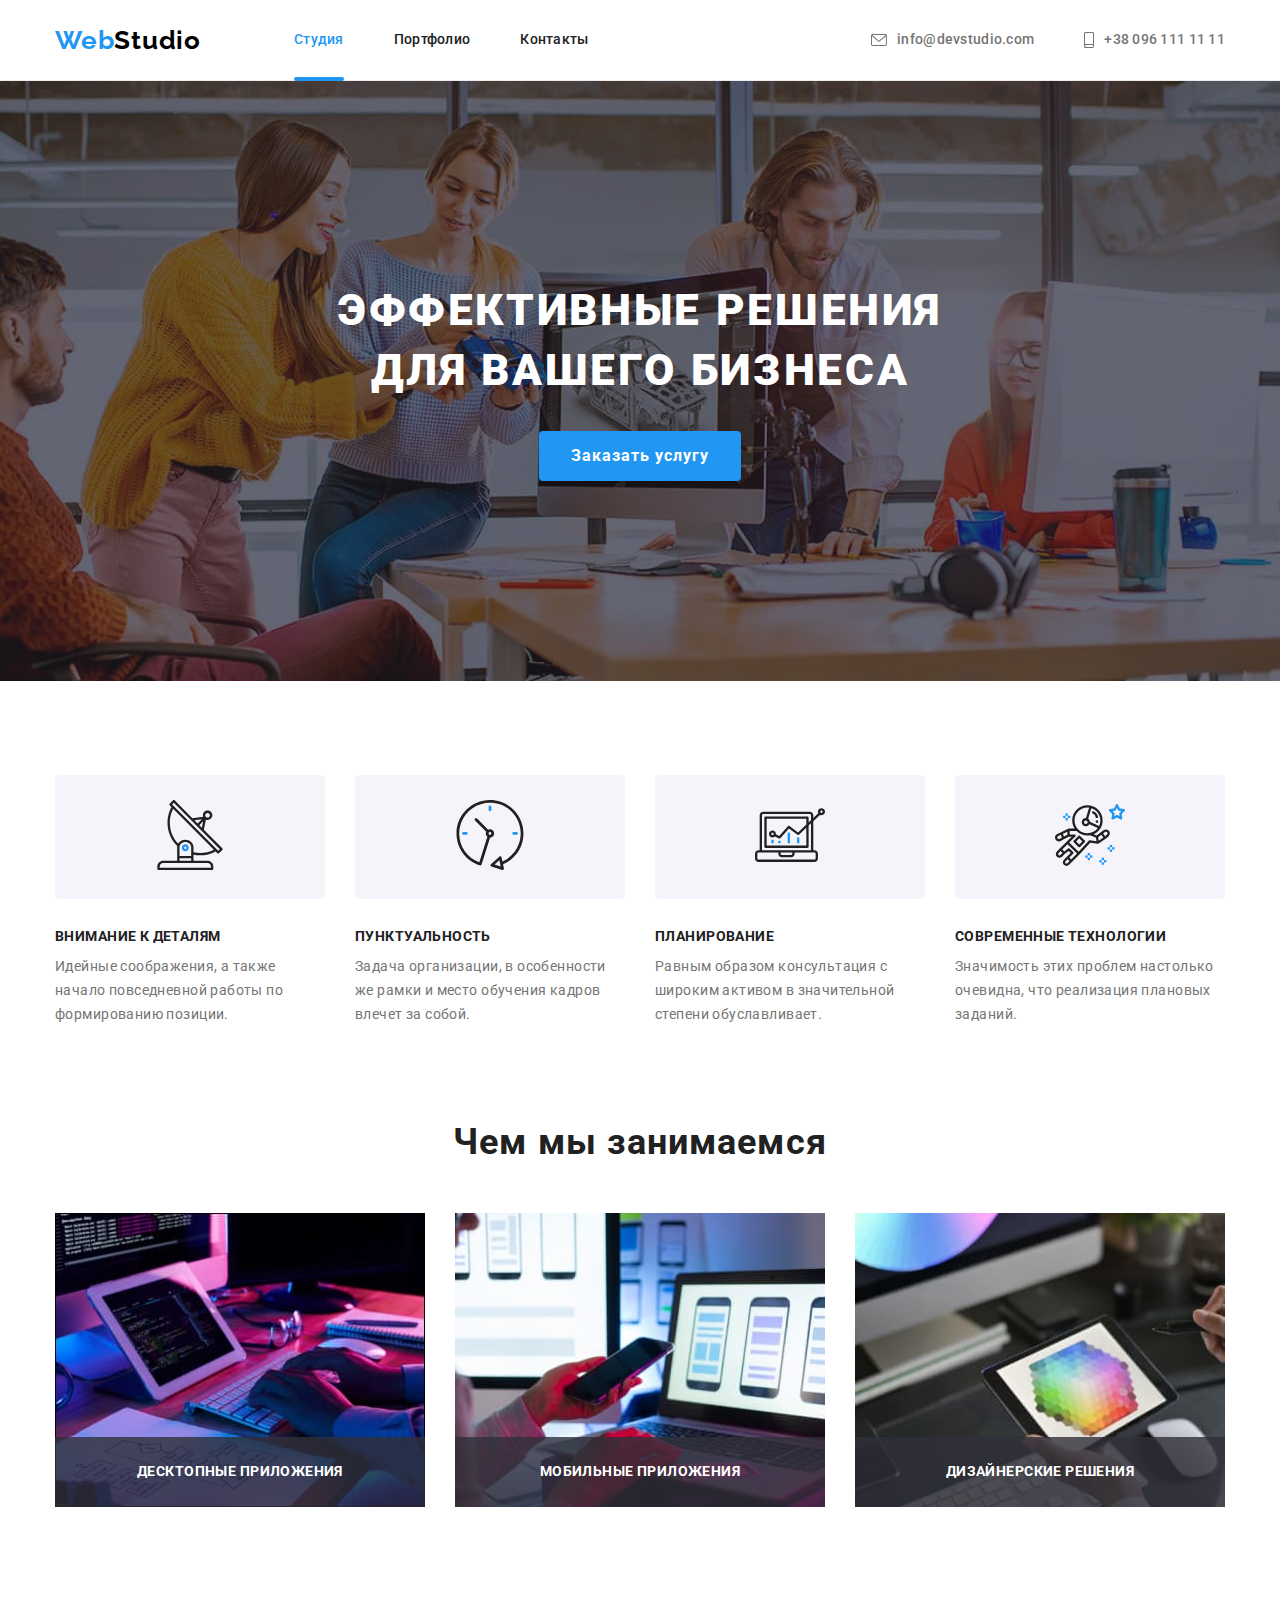
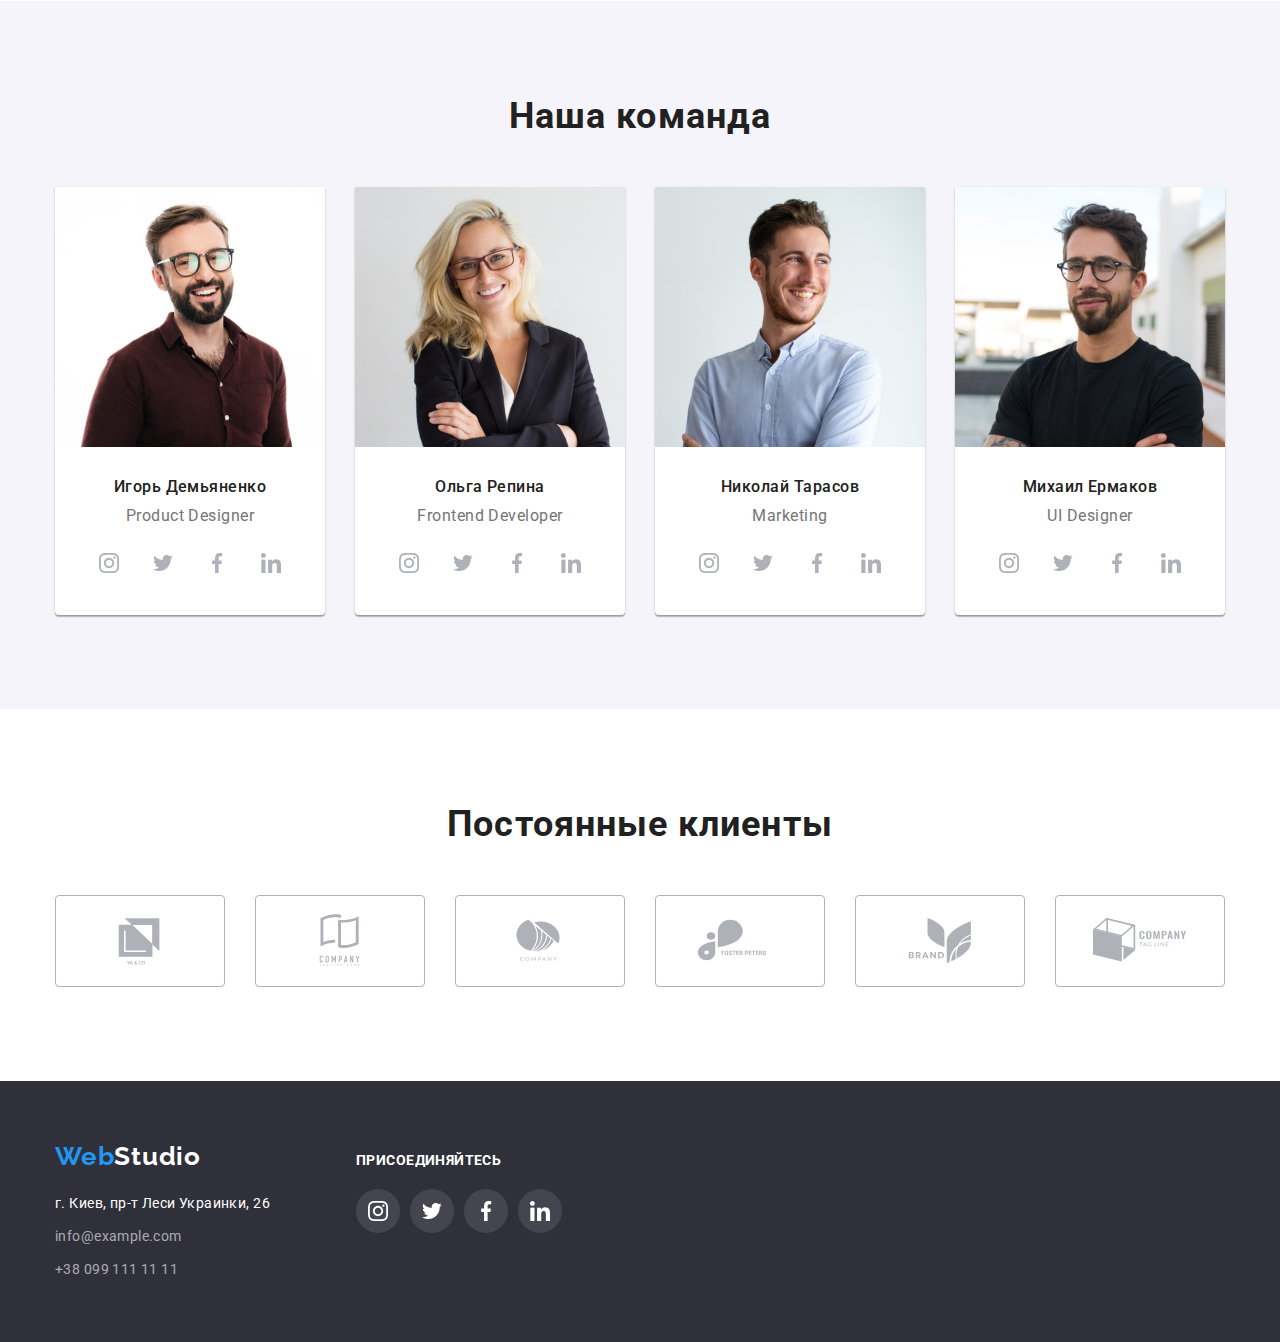
<file: index.html>
<!DOCTYPE html>
<html lang="ru">
  <head>
    <meta charset="UTF-8" />
    <meta http-equiv="X-UA-Compatible" content="IE=edge" />
    <meta name="viewport" content="width=device-width, initial-scale=1.0" />
    <title>WebStudio</title>
    <link rel="preconnect" href="https://fonts.googleapis.com" />
    <link rel="preconnect" href="https://fonts.gstatic.com" crossorigin />
    <link
      href="https://fonts.googleapis.com/css2?family=Raleway:wght@700&family=Roboto:wght@400;500;700;900&display=swap"
      rel="stylesheet"
    />
    <link
      rel="stylesheet"
      href="https://cdnjs.cloudflare.com/ajax/libs/modern-normalize/1.1.0/modern-normalize.min.css"
    />
    <link rel="stylesheet" href="./css/styles.css" />
  </head>

  <body>
    <header class="header">
      <div class="container header-container">
        <a href="./index.html" class="logo link" lang="en"
          >Web<span class="logo-header" lang="en">Studio</span></a
        >
        <nav class="header-navigation">
          <ul class="header-list list">
            <li class="header-item">
              <a href="./index.html" class="header-link link current">Студия</a>
            </li>
            <li class="header-item">
              <a href="./portfolio.html" class="header-link link">Портфолио</a>
            </li>
            <li class="header-item">
              <a href="" class="header-link link">Контакты</a>
            </li>
          </ul>
        </nav>
        <ul class="header-connect list">
          <li class="header-connect-item">
            <a
              href="mailto:info@devstudio.com"
              class="header-connect-link link"
            >
              <svg class="header-envelope">
                <use href="./images/icons.svg#icon-envelope"></use>
              </svg>
              info@devstudio.com</a
            >
          </li>
          <li class="header-connect-item">
            <a href="tel:+380961111111" class="header-connect-link link">
              <svg class="header-smartphone">
                <use href="./images/icons.svg#icon-smartphone"></use>
              </svg>
              +38 096 111 11 11</a
            >
          </li>
        </ul>
      </div>
    </header>

    <main>
      <section class="hero">
        <div class="container">
          <h1 class="hero-title">Эффективные решения для вашего бизнеса</h1>
          <button type="button" class="hero-btn" data-modal-open>
            Заказать услугу
          </button>
        </div>
      </section>

      <section class="section">
        <div class="container">
          <h2 class="section-title visually-hidden">Особенности</h2>
          <ul class="feature-list list">
            <li class="feature-item">
              <div class="feature-item-icon">
                <svg class="feature-icon">
                  <use href="./images/icons.svg#icon-antenna"></use>
                </svg>
              </div>
              <h3 class="feature-title">Внимание к деталям</h3>
              <p class="feature-description">
                Идейные соображения, а также начало повседневной работы по
                формированию позиции.
              </p>
            </li>
            <li class="feature-item">
              <div class="feature-item-icon">
                <svg class="feature-icon">
                  <use href="./images/icons.svg#icon-clock"></use>
                </svg>
              </div>
              <h3 class="feature-title">Пунктуальность</h3>
              <p class="feature-description">
                Задача организации, в особенности же рамки и место обучения
                кадров влечет за собой.
              </p>
            </li>
            <li class="feature-item">
              <div class="feature-item-icon">
                <svg class="feature-icon">
                  <use href="./images/icons.svg#icon-diagram"></use>
                </svg>
              </div>
              <h3 class="feature-title">Планирование</h3>
              <p class="feature-description">
                Равным образом консультация с широким активом в значительной
                степени обуславливает.
              </p>
            </li>
            <li class="feature-item">
              <div class="feature-item-icon">
                <svg class="feature-icon">
                  <use href="./images/icons.svg#icon-astronaut"></use>
                </svg>
              </div>
              <h3 class="feature-title">Современные технологии</h3>
              <p class="feature-description">
                Значимость этих проблем настолько очевидна, что реализация
                плановых заданий.
              </p>
            </li>
          </ul>
        </div>
      </section>

      <section class="section work">
        <div class="container">
          <h2 class="section-title">Чем мы занимаемся</h2>
          <ul class="work-list list">
            <li class="work-item">
              <img src="./images/box-1.jpg" alt="Написание кода" width="370" />
              <div class="work-wrapper">
                <h3 class="work-title">Десктопные приложения</h3>
              </div>
            </li>
            <li class="work-item">
              <img
                src="./images/box-2.jpg"
                alt="Дизайн мобильной версии сайта"
                width="370"
              />
              <div class="work-wrapper">
                <h3 class="work-title">Мобильные приложения</h3>
              </div>
            </li>
            <li class="work-item">
              <img src="./images/box-3.jpg" alt="Палитра цветов" width="370" />
              <div class="work-wrapper">
                <h3 class="work-title">Дизайнерские решения</h3>
              </div>
            </li>
          </ul>
        </div>
      </section>

      <section class="section team">
        <div class="container">
          <h2 class="section-title">Наша команда</h2>
          <ul class="team-list list">
            <li class="team-item">
              <div class="team-card">
                <img
                  src="./images/profile-1.jpg"
                  alt="Игорь Демьяненко"
                  width="270"
                />
                <div class="team-card-text">
                  <h3 class="team-title">Игорь Демьяненко</h3>
                  <p class="team-description" lang="en">Product Designer</p>
                  <ul class="team-social list">
                    <li class="team-social-item">
                      <a href="" class="team-social-link link">
                        <svg class="team-social-icon">
                          <use href="./images/icons.svg#icon-instagram"></use>
                        </svg>
                      </a>
                    </li>
                    <li class="team-social-item">
                      <a href="" class="team-social-link link">
                        <svg class="team-social-icon">
                          <use href="./images/icons.svg#icon-twitter"></use>
                        </svg>
                      </a>
                    </li>
                    <li class="team-social-item">
                      <a href="" class="team-social-link link">
                        <svg class="team-social-icon">
                          <use href="./images/icons.svg#icon-facebook"></use>
                        </svg>
                      </a>
                    </li>
                    <li class="team-social-item">
                      <a href="" class="team-social-link link">
                        <svg class="team-social-icon">
                          <use href="./images/icons.svg#icon-linkedin"></use>
                        </svg>
                      </a>
                    </li>
                  </ul>
                </div>
              </div>
            </li>
            <li class="team-item">
              <div class="team-card">
                <img
                  src="./images/profile-2.jpg"
                  class="image"
                  alt="Ольга Репина"
                  width="270"
                />
                <div class="team-card-text">
                  <h3 class="team-title">Ольга Репина</h3>
                  <p class="team-description" lang="en">Frontend Developer</p>
                  <ul class="team-social list">
                    <li class="team-social-item">
                      <a href="" class="team-social-link link">
                        <svg class="team-social-icon">
                          <use href="./images/icons.svg#icon-instagram"></use>
                        </svg>
                      </a>
                    </li>
                    <li class="team-social-item">
                      <a href="" class="team-social-link link">
                        <svg class="team-social-icon">
                          <use href="./images/icons.svg#icon-twitter"></use>
                        </svg>
                      </a>
                    </li>
                    <li class="team-social-item">
                      <a href="" class="team-social-link link">
                        <svg class="team-social-icon">
                          <use href="./images/icons.svg#icon-facebook"></use>
                        </svg>
                      </a>
                    </li>
                    <li class="team-social-item">
                      <a href="" class="team-social-link link">
                        <svg class="team-social-icon">
                          <use href="./images/icons.svg#icon-linkedin"></use>
                        </svg>
                      </a>
                    </li>
                  </ul>
                </div>
              </div>
            </li>
            <li class="team-item">
              <div class="team-card">
                <img
                  src="./images/profile-3.jpg"
                  class="image"
                  alt="Николай Тарасов"
                  width="270"
                />
                <div class="team-card-text">
                  <h3 class="team-title">Николай Тарасов</h3>
                  <p class="team-description" lang="en">Marketing</p>
                  <ul class="team-social list">
                    <li class="team-social-item">
                      <a href="" class="team-social-link link">
                        <svg class="team-social-icon">
                          <use href="./images/icons.svg#icon-instagram"></use>
                        </svg>
                      </a>
                    </li>
                    <li class="team-social-item">
                      <a href="" class="team-social-link link">
                        <svg class="team-social-icon">
                          <use href="./images/icons.svg#icon-twitter"></use>
                        </svg>
                      </a>
                    </li>
                    <li class="team-social-item">
                      <a href="" class="team-social-link link">
                        <svg class="team-social-icon">
                          <use href="./images/icons.svg#icon-facebook"></use>
                        </svg>
                      </a>
                    </li>
                    <li class="team-social-item">
                      <a href="" class="team-social-link link">
                        <svg class="team-social-icon">
                          <use href="./images/icons.svg#icon-linkedin"></use>
                        </svg>
                      </a>
                    </li>
                  </ul>
                </div>
              </div>
            </li>
            <li class="team-item">
              <div class="team-card">
                <img
                  src="./images/profile-4.jpg"
                  class="image"
                  alt="Михаил Ермаков"
                  width="270"
                />
                <div class="team-card-text">
                  <h3 class="team-title">Михаил Ермаков</h3>
                  <p class="team-description" lang="en">UI Designer</p>
                  <ul class="team-social list">
                    <li class="team-social-item">
                      <a href="" class="team-social-link link">
                        <svg class="team-social-icon">
                          <use href="./images/icons.svg#icon-instagram"></use>
                        </svg>
                      </a>
                    </li>
                    <li class="team-social-item">
                      <a href="" class="team-social-link link">
                        <svg class="team-social-icon">
                          <use href="./images/icons.svg#icon-twitter"></use>
                        </svg>
                      </a>
                    </li>
                    <li class="team-social-item">
                      <a href="" class="team-social-link link">
                        <svg class="team-social-icon">
                          <use href="./images/icons.svg#icon-facebook"></use>
                        </svg>
                      </a>
                    </li>
                    <li class="team-social-item">
                      <a href="" class="team-social-link link">
                        <svg class="team-social-icon">
                          <use href="./images/icons.svg#icon-linkedin"></use>
                        </svg>
                      </a>
                    </li>
                  </ul>
                </div>
              </div>
            </li>
          </ul>
        </div>
      </section>

      <section class="section clients">
        <div class="container">
          <h2 class="section-title">Постоянные клиенты</h2>
          <ul class="clients-list list">
            <li class="clients-item">
              <a href="" class="clients-link link">
                <svg class="clients-icon">
                  <use href="./images/icons.svg#icon-company-1"></use>
                </svg>
              </a>
            </li>
            <li class="clients-item">
              <a href="" class="clients-link link">
                <svg class="clients-icon">
                  <use href="./images/icons.svg#icon-company-2"></use>
                </svg>
              </a>
            </li>
            <li class="clients-item">
              <a href="" class="clients-link link">
                <svg class="clients-icon">
                  <use href="./images/icons.svg#icon-company-3"></use>
                </svg>
              </a>
            </li>
            <li class="clients-item">
              <a href="" class="clients-link link">
                <svg class="clients-icon">
                  <use href="./images/icons.svg#icon-company-4"></use>
                </svg>
              </a>
            </li>
            <li class="clients-item">
              <a href="" class="clients-link link">
                <svg class="clients-icon">
                  <use href="./images/icons.svg#icon-company-5"></use>
                </svg>
              </a>
            </li>
            <li class="clients-item">
              <a href="" class="clients-link link">
                <svg class="clients-icon">
                  <use href="./images/icons.svg#icon-company-6"></use>
                </svg>
              </a>
            </li>
          </ul>
        </div>
      </section>
    </main>

    <footer class="footer">
      <div class="container">
        <div class="footer-nav">
          <a href="./index.html" class="logo link" lang="en"
            >Web<span class="logo-footer" lang="en">Studio</span></a
          >
          <address class="footer-contact">
            <ul class="address-list list">
              <li class="address-item">
                <a
                  href="https://goo.gl/maps/1GZU7aaaTQPB9hGB9"
                  class="maps-link link"
                  target="_blank"
                  rel="noreferrer noopener"
                  >г. Киев, пр-т Леси Украинки, 26</a
                >
              </li>
              <li class="address-item">
                <a href="mailto:info@example.com" class="address-link link"
                  >info@example.com</a
                >
              </li>
              <li class="address-item">
                <a href="tel:+380991111111" class="address-link link"
                  >+38 099 111 11 11</a
                >
              </li>
            </ul>
          </address>
        </div>
        <div class="footer-social">
          <p class="footer-social-title">присоединяйтесь</p>
          <ul class="footer-social-list list">
            <li class="footer-social-item">
              <a href="" class="footer-social-link link">
                <svg class="footer-social-icon">
                  <use href="./images/icons.svg#icon-instagram"></use>
                </svg>
              </a>
            </li>
            <li class="footer-social-item">
              <a href="" class="footer-social-link link">
                <svg class="footer-social-icon">
                  <use href="./images/icons.svg#icon-twitter"></use>
                </svg>
              </a>
            </li>
            <li class="footer-social-item">
              <a href="" class="footer-social-link link">
                <svg class="footer-social-icon">
                  <use href="./images/icons.svg#icon-facebook"></use>
                </svg>
              </a>
            </li>
            <li class="footer-social-item">
              <a href="" class="footer-social-link link">
                <svg class="footer-social-icon">
                  <use href="./images/icons.svg#icon-linkedin"></use>
                </svg>
              </a>
            </li>
          </ul>
        </div>
      </div>
    </footer>
    <div class="backdrop is-hidden" data-modal>
      <div class="modal">
        <button class="modal-close" data-modal-close>
          <svg class="close-icon" width="18" height="18">
            <use href="./images/icons.svg#icon-modal-close"></use>
          </svg>
        </button>
      </div>
    </div>
    <script src="./js/modal.js"></script>
  </body>
</html>
</file>
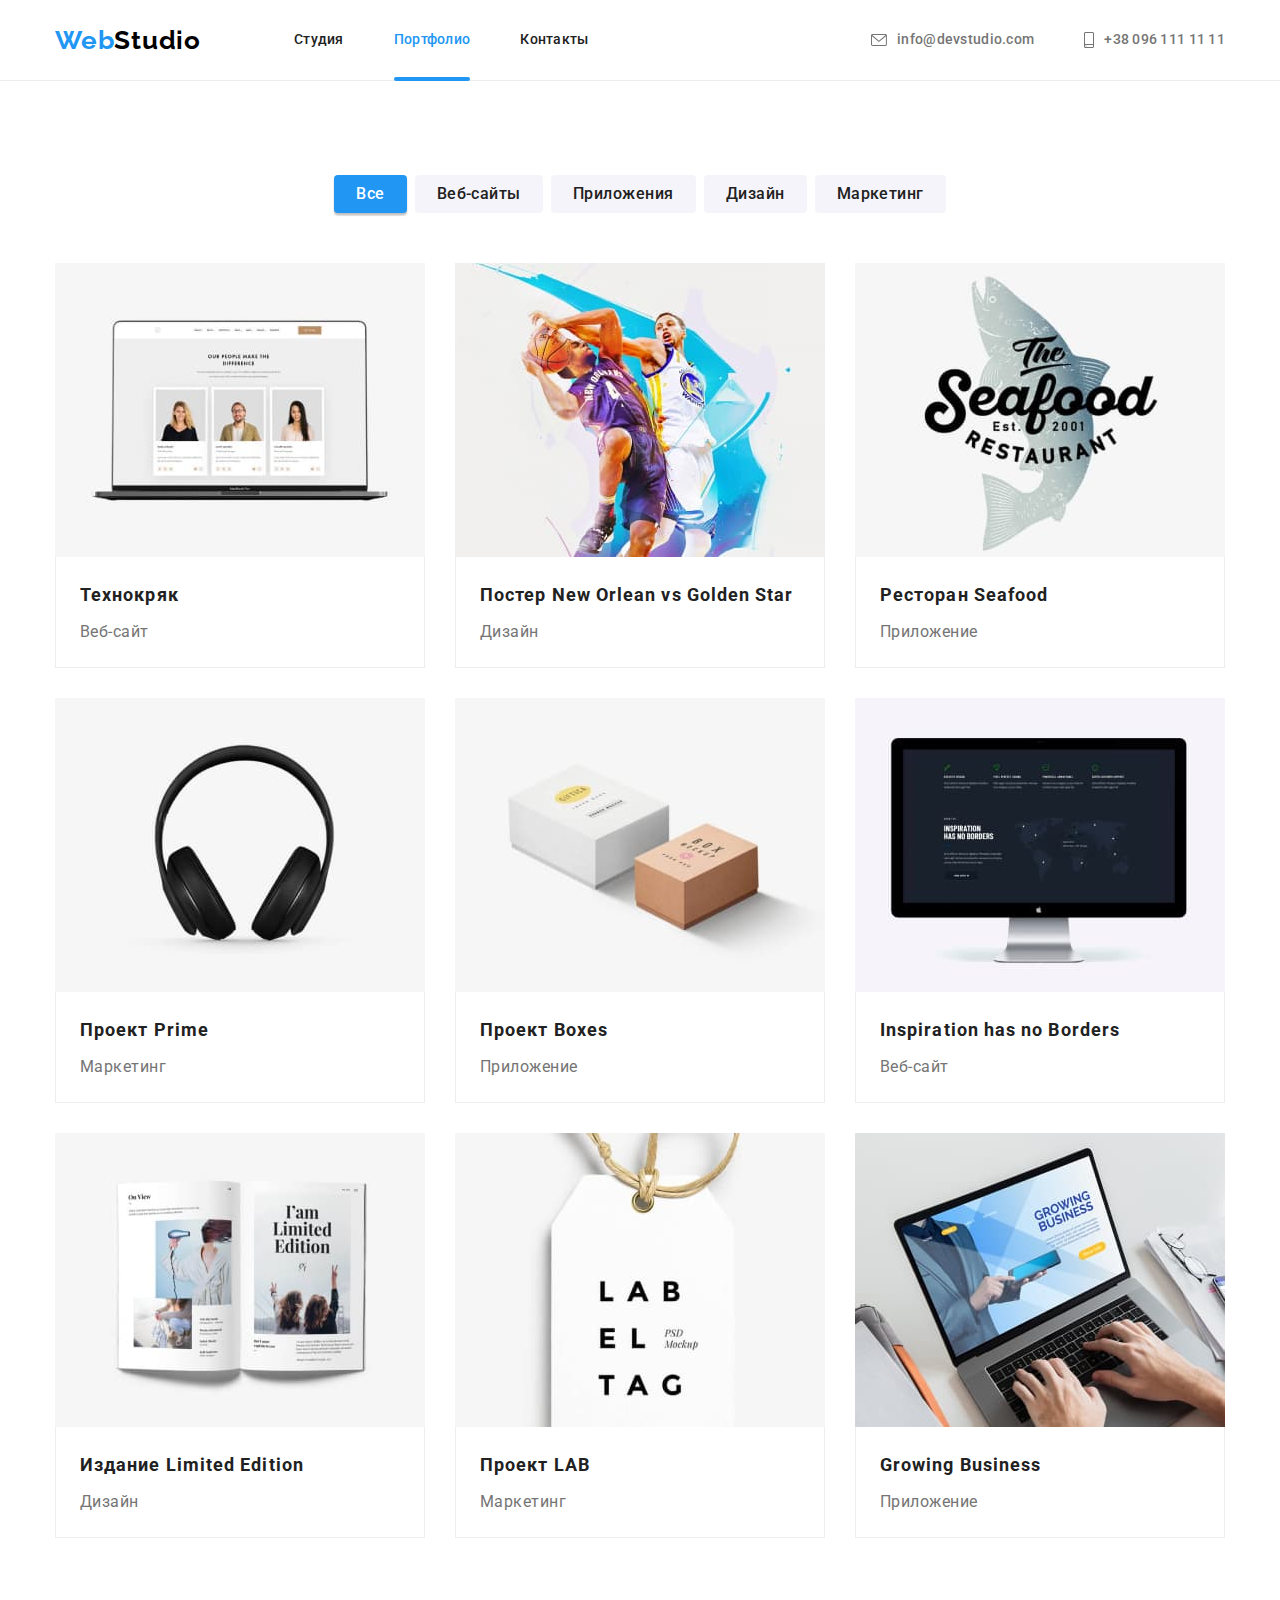
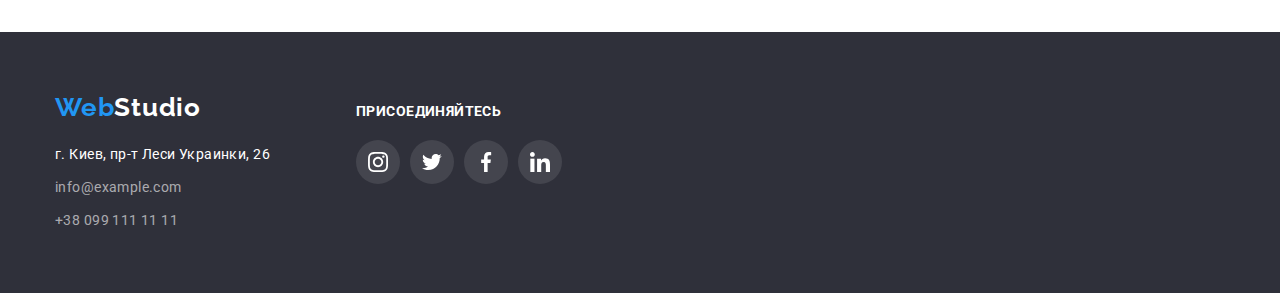
<file: portfolio.html>
<!DOCTYPE html>
<html lang="ru">
  <head>
    <meta charset="UTF-8" />
    <meta http-equiv="X-UA-Compatible" content="IE=edge" />
    <meta name="viewport" content="width=device-width, initial-scale=1.0" />
    <title>WebStudio</title>
    <link rel="preconnect" href="https://fonts.googleapis.com" />
    <link rel="preconnect" href="https://fonts.gstatic.com" crossorigin />
    <link
      href="https://fonts.googleapis.com/css2?family=Raleway:wght@700&family=Roboto:wght@400;500;700;900&display=swap"
      rel="stylesheet"
    />
    <link
      rel="stylesheet"
      href="https://cdnjs.cloudflare.com/ajax/libs/modern-normalize/1.1.0/modern-normalize.min.css"
    />
    <link rel="stylesheet" href="./css/styles.css" />
  </head>

  <body>
    <header class="header">
      <div class="container header-container">
        <a href="./index.html" class="logo link" lang="en"
          >Web<span class="logo-header" lang="en">Studio</span></a
        >
        <nav class="header-navigation">
          <ul class="header-list list">
            <li class="header-item">
              <a href="./index.html" class="header-link link">Студия</a>
            </li>
            <li class="header-item">
              <a href="./portfolio.html" class="header-link link current"
                >Портфолио</a
              >
            </li>
            <li class="header-item">
              <a href="" class="header-link link">Контакты</a>
            </li>
          </ul>
        </nav>
        <ul class="header-connect list">
          <li class="header-connect-item">
            <a
              href="mailto:info@devstudio.com"
              class="header-connect-link link"
            >
              <svg class="header-envelope">
                <use href="./images/icons.svg#icon-envelope"></use>
              </svg>
              info@devstudio.com</a
            >
          </li>
          <li class="header-connect-item">
            <a href="tel:+380961111111" class="header-connect-link link">
              <svg class="header-smartphone">
                <use href="./images/icons.svg#icon-smartphone"></use>
              </svg>
              +38 096 111 11 11</a
            >
          </li>
        </ul>
      </div>
    </header>

    <main>
      <section class="section">
        <div class="container">
          <h1 class="visually-hidden">Портфолио</h1>
          <ul class="filter-list list">
            <li class="filter-item">
              <button type="button" class="filters-btn active">Все</button>
            </li>
            <li class="filter-item">
              <button type="button" class="filters-btn">Веб-сайты</button>
            </li>
            <li class="filter-item">
              <button type="button" class="filters-btn">Приложения</button>
            </li>
            <li class="filter-item">
              <button type="button" class="filters-btn">Дизайн</button>
            </li>
            <li class="filter-item">
              <button type="button" class="filters-btn">Маркетинг</button>
            </li>
          </ul>
          <ul class="portfolio-list list">
            <li class="portfolio-item">
              <a href="" class="portfolio-link link">
                <div class="portfolio-overlay">
                  <img
                    src="./images/project-9.jpg"
                    alt="Сайт Технокряк"
                    width="370"
                  />
                  <p class="portfolio-overlay-description">
                    Технокряк это современная площадка распространения
                    коронавируса. Компании используют эту платформу для
                    цифрового шпионажа и атак на защищённые сервера конкурентов.
                  </p>
                </div>
                <div class="work-card">
                  <h2 class="portfolio-title">Технокряк</h2>
                  <p class="portfolio-description">Веб-сайт</p>
                </div>
              </a>
            </li>
            <li class="portfolio-item">
              <a href="" class="portfolio-link link">
                <div class="portfolio-overlay">
                  <img
                    src="./images/project-8.jpg"
                    alt="Новый Орлеан против Голден Стар"
                    width="370"
                  />
                  <p class="portfolio-overlay-description">
                    Технокряк это современная площадка распространения
                    коронавируса. Компании используют эту платформу для
                    цифрового шпионажа и атак на защищённые сервера конкурентов.
                  </p>
                </div>
                <div class="work-card">
                  <h2 class="portfolio-title">
                    Постер <span lang="en">New Orlean vs Golden Star</span>
                  </h2>
                  <p class="portfolio-description">Дизайн</p>
                </div>
              </a>
            </li>
            <li class="portfolio-item">
              <a href="" class="portfolio-link link">
                <div class="portfolio-overlay">
                  <img
                    src="./images/project-7.jpg"
                    alt="Ресторан Seafood"
                    width="370"
                  />
                  <p class="portfolio-overlay-description">
                    Технокряк это современная площадка распространения
                    коронавируса. Компании используют эту платформу для
                    цифрового шпионажа и атак на защищённые сервера конкурентов.
                  </p>
                </div>
                <div class="work-card">
                  <h2 class="portfolio-title">
                    Ресторан <span lang="en">Seafood</span>
                  </h2>
                  <p class="portfolio-description">Приложение</p>
                </div>
              </a>
            </li>
            <li class="portfolio-item">
              <a href="" class="portfolio-link link">
                <div class="portfolio-overlay">
                  <img
                    src="./images/project-6.jpg"
                    alt="Основной"
                    width="370"
                  />
                  <p class="portfolio-overlay-description">
                    Технокряк это современная площадка распространения
                    коронавируса. Компании используют эту платформу для
                    цифрового шпионажа и атак на защищённые сервера конкурентов.
                  </p>
                </div>
                <div class="work-card">
                  <h2 class="portfolio-title">
                    Проект <span lang="en">Prime</span>
                  </h2>
                  <p class="portfolio-description">Маркетинг</p>
                </div>
              </a>
            </li>
            <li class="portfolio-item">
              <a href="" class="portfolio-link link">
                <div class="portfolio-overlay">
                  <img src="./images/project-5.jpg" alt="Коробки" width="370" />
                  <p class="portfolio-overlay-description">
                    Технокряк это современная площадка распространения
                    коронавируса. Компании используют эту платформу для
                    цифрового шпионажа и атак на защищённые сервера конкурентов.
                  </p>
                </div>
                <div class="work-card">
                  <h2 class="portfolio-title">
                    Проект <span lang="en">Boxes</span>
                  </h2>
                  <p class="portfolio-description">Приложение</p>
                </div>
              </a>
            </li>
            <li class="portfolio-item">
              <a href="" class="portfolio-link link">
                <div class="portfolio-overlay">
                  <img
                    src="./images/project-4.jpg"
                    alt="У вдохновения нет границ"
                    width="370"
                  />
                  <p class="portfolio-overlay-description">
                    Технокряк это современная площадка распространения
                    коронавируса. Компании используют эту платформу для
                    цифрового шпионажа и атак на защищённые сервера конкурентов.
                  </p>
                </div>
                <div class="work-card">
                  <h2 class="portfolio-title" lang="en">
                    Inspiration has no Borders
                  </h2>
                  <p class="portfolio-description">Веб-сайт</p>
                </div>
              </a>
            </li>
            <li class="portfolio-item">
              <a href="" class="portfolio-link link">
                <div class="portfolio-overlay">
                  <img
                    src="./images/project-3.jpg"
                    alt="Ограниченный выпуск"
                    width="370"
                  />
                  <p class="portfolio-overlay-description">
                    Технокряк это современная площадка распространения
                    коронавируса. Компании используют эту платформу для
                    цифрового шпионажа и атак на защищённые сервера конкурентов.
                  </p>
                </div>
                <div class="work-card">
                  <h2 class="portfolio-title">
                    Издание <span lang="en">Limited Edition</span>
                  </h2>
                  <p class="portfolio-description">Дизайн</p>
                </div>
              </a>
            </li>
            <li class="portfolio-item">
              <a href="" class="portfolio-link link">
                <div class="portfolio-overlay">
                  <img
                    src="./images/project-2.jpg"
                    alt="Этикетка"
                    width="370"
                  />
                  <p class="portfolio-overlay-description">
                    Технокряк это современная площадка распространения
                    коронавируса. Компании используют эту платформу для
                    цифрового шпионажа и атак на защищённые сервера конкурентов.
                  </p>
                </div>
                <div class="work-card">
                  <h2 class="portfolio-title">
                    Проект <span lang="en">LAB</span>
                  </h2>
                  <p class="portfolio-description">Маркетинг</p>
                </div>
              </a>
            </li>
            <li class="portfolio-item">
              <a href="" class="portfolio-link link">
                <div class="portfolio-overlay">
                  <img
                    src="./images/project-1.jpg"
                    alt="Растущий Бизнес"
                    width="370"
                  />
                  <p class="portfolio-overlay-description">
                    Технокряк это современная площадка распространения
                    коронавируса. Компании используют эту платформу для
                    цифрового шпионажа и атак на защищённые сервера конкурентов.
                  </p>
                </div>
                <div class="work-card">
                  <h2 class="portfolio-title" lang="en">Growing Business</h2>
                  <p class="portfolio-description">Приложение</p>
                </div>
              </a>
            </li>
          </ul>
        </div>
      </section>
    </main>

    <footer class="footer">
      <div class="container">
        <div class="footer-nav">
          <a href="./index.html" class="logo link" lang="en"
            >Web<span class="logo-footer" lang="en">Studio</span></a
          >
          <address class="footer-contact">
            <ul class="address-list list">
              <li class="address-item">
                <a
                  href="https://goo.gl/maps/1GZU7aaaTQPB9hGB9"
                  class="maps-link link"
                  target="_blank"
                  rel="noreferrer noopener"
                  >г. Киев, пр-т Леси Украинки, 26</a
                >
              </li>
              <li class="address-item">
                <a href="mailto:info@example.com" class="address-link link"
                  >info@example.com</a
                >
              </li>
              <li class="address-item">
                <a href="tel:+380991111111" class="address-link link"
                  >+38 099 111 11 11</a
                >
              </li>
            </ul>
          </address>
        </div>
        <div class="footer-social">
          <p class="footer-social-title">присоединяйтесь</p>
          <ul class="footer-social-list list">
            <li class="footer-social-item">
              <a href="" class="footer-social-link link">
                <svg class="footer-social-icon">
                  <use href="./images/icons.svg#icon-instagram"></use>
                </svg>
              </a>
            </li>
            <li class="footer-social-item">
              <a href="" class="footer-social-link link">
                <svg class="footer-social-icon">
                  <use href="./images/icons.svg#icon-twitter"></use>
                </svg>
              </a>
            </li>
            <li class="footer-social-item">
              <a href="" class="footer-social-link link">
                <svg class="footer-social-icon">
                  <use href="./images/icons.svg#icon-facebook"></use>
                </svg>
              </a>
            </li>
            <li class="footer-social-item">
              <a href="" class="footer-social-link link">
                <svg class="footer-social-icon">
                  <use href="./images/icons.svg#icon-linkedin"></use>
                </svg>
              </a>
            </li>
          </ul>
        </div>
      </div>
    </footer>
  </body>
</html>
</file>
<file: css/styles.css>
:root {
  --title-text-color: #212121;
  --text-color: #757575;
  --accent-color: #2196f3;
  --primary-white-color: #ffffff;
  --primery-black-color: #000000;
  --text-footer-contact-color: rgba(255, 255, 255, 0.6);
  --filters-background-color: #f5f4fa;
  --filters-text-color: #212121;
  --main-bg-color: #ffffff;
  --second-bg-color: #2f303a;
  --third-bg-color: #f5f4fa;
  --hero-bg-color: #c4c4c4;
  --social-bg: #afb1b8;
  --social-bg-footer: rgba(255, 255, 255, 0.1);
  --timing-duration: 250ms;
  --timing-fanction: cubic-bezier(0.4, 0, 0.2, 1);
  --modal-bg-color: #ffffff;
}

p,
h1,
h2,
h3,
h4,
h5,
h6 {
  margin: 0;
}

ul {
  margin: 0;
  padding: 0;
}

button {
  cursor: pointer;
}

img {
  display: block;
  max-width: 100%;
  height: auto;
}

body {
  background-color: var(--main-bg-color);
  color: var(--title-text-color);
  font-family: Roboto, sans-serif;
}

.container {
  width: 1200px;
  padding-left: 15px;
  padding-right: 15px;
  margin-left: auto;
  margin-right: auto;
}

.visually-hidden {
  position: absolute;
  white-space: nowrap;
  width: 1px;
  height: 1px;
  overflow: hidden;
  border: 0;
  padding: 0;
  clip: rect(0 0 0 0);
  clip-path: inset(50%);
  margin: -1px;
}

.list {
  list-style: none;
}

.link {
  text-decoration: none;
}

/* -------------------------HEADER------------------------- */

.header {
  background-color: var(--main-bg-color);
  border-bottom: 1px solid #ececec;
}

.logo {
  display: block;
  padding-top: 24px;
  padding-bottom: 24px;

  color: var(--accent-color);
  font-family: Raleway, sans-serif;
  font-size: 26px;
  font-weight: 700;
  line-height: 1.19;
  letter-spacing: 0.03em;
}

.logo-header {
  color: var(--primery-black-color);
}

.logo-footer {
  color: var(--primary-white-color);
}

.header-container {
  display: flex;
  align-items: center;
}

.header-list {
  display: flex;
  margin-left: 93px;
}

.header-item {
  margin-right: 50px;
  position: relative;
}

.header-item:last-child {
  margin-right: 0;
}

.header-link {
  display: block;
  padding-top: 32px;
  padding-bottom: 32px;

  color: var(--title-text-color);
  font-weight: 500;
  font-size: 14px;
  line-height: 1.14;
  letter-spacing: 0.02em;

  transition-property: color;
  transition-duration: var(--timing-duration);
  transition-timing-function: var(--timing-fanction);
}

.header-link:hover,
.header-link:focus {
  color: var(--accent-color);
}

.current::after {
  content: "";
  display: block;
  position: absolute;
  left: 0;
  bottom: -1px;
  width: 100%;
  height: 4px;
  border-radius: 2px;
  background-color: var(--accent-color);
}

.header-connect-link:hover,
.header-connect-link:focus,
.address-link:hover,
.address-link:focus,
.maps-link:hover,
.maps-link:focus,
.current {
  color: var(--accent-color);
}

.header-connect {
  display: flex;
  margin-left: auto;
  align-items: center;
}

.header-connect-item {
  margin-right: 50px;
  padding-top: 32px;
  padding-bottom: 32px;
}

.header-connect-item:last-child {
  margin-right: 0;
}

.header-connect-link {
  display: flex;
  align-items: center;
  color: var(--text-color);
  font-weight: 500;
  font-size: 14px;
  line-height: 1.14;
  letter-spacing: 0.02em;

  transition-property: color;
  transition-duration: var(--timing-duration);
  transition-timing-function: var(--timing-fanction);
}

.header-envelope {
  width: 16px;
  height: 12px;
  margin-right: 10px;
  fill: currentColor;
}

.header-smartphone {
  width: 10px;
  height: 16px;
  margin-right: 10px;
  fill: currentColor;
}
/* -------------------------HERO------------------------- */

.hero {
  max-width: 1600px;
  margin-left: auto;
  margin-right: auto;
  padding-top: 200px;
  padding-bottom: 200px;
  text-align: center;

  background-color: var(--second-bg-color);
  background-image: linear-gradient(
      to right,
      rgba(47, 48, 58, 0.4),
      rgba(47, 48, 58, 0.4)
    ),
    url("../images/hero-img.jpg");
  background-repeat: no-repeat;
  background-position: center;
  background-size: cover;
}

.hero-title {
  margin-bottom: 30px;
  margin-left: auto;
  margin-right: auto;
  width: 696px;

  color: var(--primary-white-color);
  font-weight: 900;
  font-size: 44px;
  line-height: 1.36;
  letter-spacing: 0.06em;
  text-transform: uppercase;
}

.hero-btn {
  padding: 10px 32px;
  border-radius: 4px;
  border: none;

  color: var(--primary-white-color);
  background-color: var(--accent-color);
  font-family: inherit;
  font-weight: 700;
  font-size: 16px;
  line-height: 1.88;
  letter-spacing: 0.06em;
  box-shadow: 0px 4px 4px rgba(0, 0, 0, 0.15);

  transition-property: background-color;
  transition-duration: var(--timing-duration);
  transition-timing-function: var(--timing-fanction);
}

.hero-btn:hover,
.hero-btn:focus {
  background-color: #188ce8;
}

/* -------------------------BUTTON------------------------- */

.filters-btn {
  padding: 6px 22px;
  border-radius: 4px;
  border: none;

  color: var(--filters-text-color);
  background-color: var(--filters-background-color);
  font-family: inherit;
  font-weight: 500;
  font-size: 16px;
  line-height: 1.63;
  letter-spacing: 0.03em;

  transition-property: color, background-color, box-shadow;
  transition-duration: var(--timing-duration);
  transition-timing-function: var(--timing-fanction);
}

.filters-btn:hover,
.filters-btn:focus,
.active {
  color: var(--primary-white-color);
  background-color: var(--accent-color);
  box-shadow: 0px 3px 1px rgba(0, 0, 0, 0.1), 0px 1px 2px rgba(0, 0, 0, 0.08),
    0px 2px 2px rgba(0, 0, 0, 0.12);
}

/* -------------------------SECTION------------------------- */

.section {
  padding-bottom: 94px;
  padding-top: 94px;
  background-color: var(--main-bg-color);
}

.section-title {
  margin-bottom: 50px;

  color: var(--title-text-color);
  font-size: 36px;
  line-height: 1.17;
  text-align: center;
  letter-spacing: 0.03em;
}

/* -------------------------FEATURE------------------------- */

.feature-list {
  display: flex;
}

.feature-item {
  flex-basis: calc((100% - 3 * 30px) / 4);
  margin-right: 30px;
}

.feature-item:last-child {
  margin-right: 0;
}

.feature-item-icon {
  display: block;
  text-align: center;
  background: #f5f4fa;
  border-radius: 4px;
  margin-bottom: 30px;
  padding: 25px 100px;
}

.feature-icon {
  width: 70px;
  height: 70px;
}

.feature-title {
  margin-bottom: 10px;

  color: var(--title-text-color);
  font-size: 14px;
  line-height: 1.14;
  letter-spacing: 0.03em;
  text-transform: uppercase;
}

.feature-description {
  color: var(--text-color);
  font-size: 14px;
  line-height: 1.71;
  letter-spacing: 0.03em;
}

/* -------------------------WORK LIST------------------------- */

.work {
  padding-top: 0;
}

.work-list {
  display: flex;
}

.work-item {
  position: relative;
  flex-basis: calc((100% - 2 * 30px) / 3);
  margin-right: 30px;
}

.work-item:last-child {
  margin-right: 0;
}

.work-wrapper {
  position: absolute;
  bottom: 0;
  left: 0;
  width: 100%;
  padding: 27px 0;
  background-color: rgba(47, 48, 58, 0.8);
}

.work-title {
  font-size: 14px;
  line-height: 1.14;
  text-align: center;
  letter-spacing: 0.03em;
  text-transform: uppercase;

  color: var(--primary-white-color);
}

/* -------------------------OUR TEAM------------------------- */

.team {
  background-color: var(--third-bg-color);
}

.team-card {
  background-color: var(--main-bg-color);
  border-radius: 0px 0px 4px 4px;
  box-shadow: 0px 1px 3px rgba(0, 0, 0, 0.12), 0px 1px 1px rgba(0, 0, 0, 0.14),
    0px 2px 1px rgba(0, 0, 0, 0.2);
}

.team-list {
  display: flex;
}

.team-item {
  flex-basis: calc((100% - 3 * 30px) / 4);
  margin-right: 30px;
}

.team-item:last-child {
  margin-right: 0;
}

.team-card-text {
  padding-top: 30px;
  padding-bottom: 30px;
}

.team-title {
  margin-bottom: 10px;

  color: var(--title-text-color);
  font-weight: 500;
  font-size: 16px;
  line-height: 1.19;
  text-align: center;
  letter-spacing: 0.03em;
}

.team-description {
  margin-bottom: 16px;
  color: var(--text-color);
  font-size: 16px;
  line-height: 1.19;
  text-align: center;
  letter-spacing: 0.03em;
}

.team-social {
  display: flex;
  justify-content: center;
}

.team-social-item {
  margin-right: 10px;
}

.team-social-item:last-child {
  margin-right: 0;
}

.team-social-link {
  display: flex;
  justify-content: center;
  align-items: center;
  width: 44px;
  height: 44px;
  border-radius: 50%;
  color: var(--social-bg);

  transition-property: color, background-color;
  transition-duration: var(--timing-duration);
  transition-timing-function: var(--timing-fanction);
}

.team-social-link:hover,
.team-social-link:focus {
  background-color: var(--accent-color);
  color: var(--primary-white-color);
}

.team-social-icon {
  width: 20px;
  height: 20px;
  fill: currentColor;
}
/* -------------------------CLIENTS------------------------- */

.clients-list {
  display: flex;
}

.clients-item {
  width: 170px;
  height: 92px;
  margin-right: 30px;
}

.clients-item:last-child {
  margin-right: 0;
}

.clients-link {
  display: flex;
  justify-content: center;
  align-items: center;
  width: 100%;
  height: 100%;
  border: 1px solid var(--social-bg);
  border-radius: 4px;

  color: var(--social-bg);

  transition-property: color, border;
  transition-duration: var(--timing-duration);
  transition-timing-function: var(--timing-fanction);
}

.clients-link:hover,
.clients-link:focus {
  border: 1px solid var(--accent-color);
  color: var(--accent-color);
}

.clients-icon {
  width: 106px;
  height: 60px;
  fill: currentColor;
}

/* -------------------------FOOTER------------------------- */

.footer {
  padding-top: 60px;
  padding-bottom: 60px;
  background-color: var(--second-bg-color);
}

.footer-nav {
  width: 231px;
  margin-right: 70px;
}

.footer .logo {
  padding: 0;
  margin-bottom: 20px;
}

.footer-contact {
  font-style: normal;
  font-size: 14px;
  line-height: 1.71;
  letter-spacing: 0.03em;
}

.address-item {
  margin-bottom: 9px;
}

.address-item:last-child {
  margin-bottom: 0px;
}

.maps-link {
  color: var(--primary-white-color);

  transition-property: color;
  transition-duration: var(--timing-duration);
  transition-timing-function: var(--timing-fanction);
}

.address-link {
  color: var(--text-footer-contact-color);

  transition-property: color;
  transition-duration: var(--timing-duration);
  transition-timing-function: var(--timing-fanction);
}

.footer .container {
  display: flex;
  align-items: baseline;
}

.footer-social-title {
  color: var(--primary-white-color);
  font-weight: 700;
  font-size: 14px;
  line-height: 1.14;
  letter-spacing: 0.03em;
  text-transform: uppercase;
  margin-bottom: 20px;
}

.footer-social-list {
  display: flex;
  justify-content: center;
}

.footer-social-item {
  margin-right: 10px;
}

.footer-social-item:last-child {
  margin-right: 0;
}

.footer-social-link {
  display: flex;
  justify-content: center;
  align-items: center;
  width: 44px;
  height: 44px;
  border-radius: 50%;
  background-color: var(--social-bg-footer);

  transition-property: background-color;
  transition-duration: var(--timing-duration);
  transition-timing-function: var(--timing-fanction);
}

.footer-social-link:hover,
.footer-social-link:focus {
  background-color: var(--accent-color);
}

.footer-social-icon {
  width: 20px;
  height: 20px;
  fill: var(--primary-white-color);
}

/* -------------------------PORTFOLIO------------------------- */

.filter-list {
  display: flex;
  justify-content: center;
  margin-bottom: 50px;
}

.filter-item:not(:last-child) {
  margin-right: 8px;
}

.portfolio-list {
  display: flex;
  flex-wrap: wrap;
}

.portfolio-item {
  flex-basis: calc((100% - 2 * 30px) / 3);
  margin-right: 30px;
  margin-bottom: 30px;

  transition-property: box-shadow;
  transition-duration: var(--timing-duration);
  transition-timing-function: var(--timing-fanction);
}

.portfolio-item:nth-child(3n) {
  margin-right: 0;
}

.portfolio-item:nth-last-child(-n + 3) {
  margin-bottom: 0;
}

.portfolio-item:hover,
.portfolio-item:focus {
  box-shadow: 0px 1px 1px rgba(0, 0, 0, 0.12), 0px 4px 4px rgba(0, 0, 0, 0.06),
    1px 4px 6px rgba(0, 0, 0, 0.16);
}

.work-card {
  background: var(--primary-white-color);
  border-bottom: 1px solid #eeeeee;
  border-left: 1px solid #eeeeee;
  border-right: 1px solid #eeeeee;
  padding: 20px 24px;
}

.portfolio-title {
  color: var(--title-text-color);
  margin-bottom: 4px;
  font-size: 18px;
  line-height: 2;
  letter-spacing: 0.06em;
}

.portfolio-description {
  color: var(--text-color);
  font-size: 16px;
  line-height: 1.88;
  letter-spacing: 0.03em;
}

.portfolio-overlay {
  position: relative;
  overflow: hidden;
}
.portfolio-overlay-description {
  position: absolute;
  top: 0;
  left: 0;
  width: 100%;
  height: 100%;
  padding: 63px 24px;

  font-size: 18px;
  line-height: 1.56;
  letter-spacing: 0.03em;

  color: var(--primary-white-color);
  background-color: rgba(33, 150, 243, 0.9);

  transform: translateY(101%);
  opacity: 0;

  transition-property: transform, opacity;
  transition-duration: var(--timing-duration);
  transition-timing-function: var(--timing-fanction);
  /* overflow: auto; */
}

.portfolio-link:hover .portfolio-overlay-description,
.portfolio-link:focus .portfolio-overlay-description {
  transform: translateY(0);
  opacity: 1;
}

/* -------------------------MODAL WINDOW------------------------- */

.backdrop {
  position: fixed;
  top: 0;
  left: 0;
  width: 100vw;
  height: 100vh;

  background-color: rgba(0, 0, 0, 0.2);

  transition-property: opacity, visibility;
  transition-duration: var(--timing-duration);
  transition-timing-function: var(--timing-fanction);
}

.backdrop.is-hidden .modal {
  transform: translate(-50%, -50%) scale(0.1);
  border-radius: 50%;
}

.modal {
  position: absolute;
  top: 50%;
  left: 50%;
  width: 528px;
  min-height: 581px;
  padding: 40px;
  transform: translate(-50%, -50%) scale(1);

  transition-property: transform, border-radius;
  transition-duration: var(--timing-duration);
  transition-timing-function: var(--timing-fanction);

  background-color: var(--modal-bg-color);
  box-shadow: 0px 1px 3px rgba(0, 0, 0, 0.12), 0px 1px 1px rgba(0, 0, 0, 0.14),
    0px 2px 1px rgba(0, 0, 0, 0.2);
  border-radius: 4px;
}

.modal-close {
  position: absolute;
  top: 8px;
  right: 8px;
  width: 30px;
  height: 30px;
  display: flex;
  align-items: center;
  justify-content: center;

  background-color: transparent;
  border: 1px solid rgba(0, 0, 0, 0.1);
  border-radius: 50%;
}

.is-hidden {
  visibility: hidden;
  opacity: 0;
  pointer-events: none;
}
</file>
